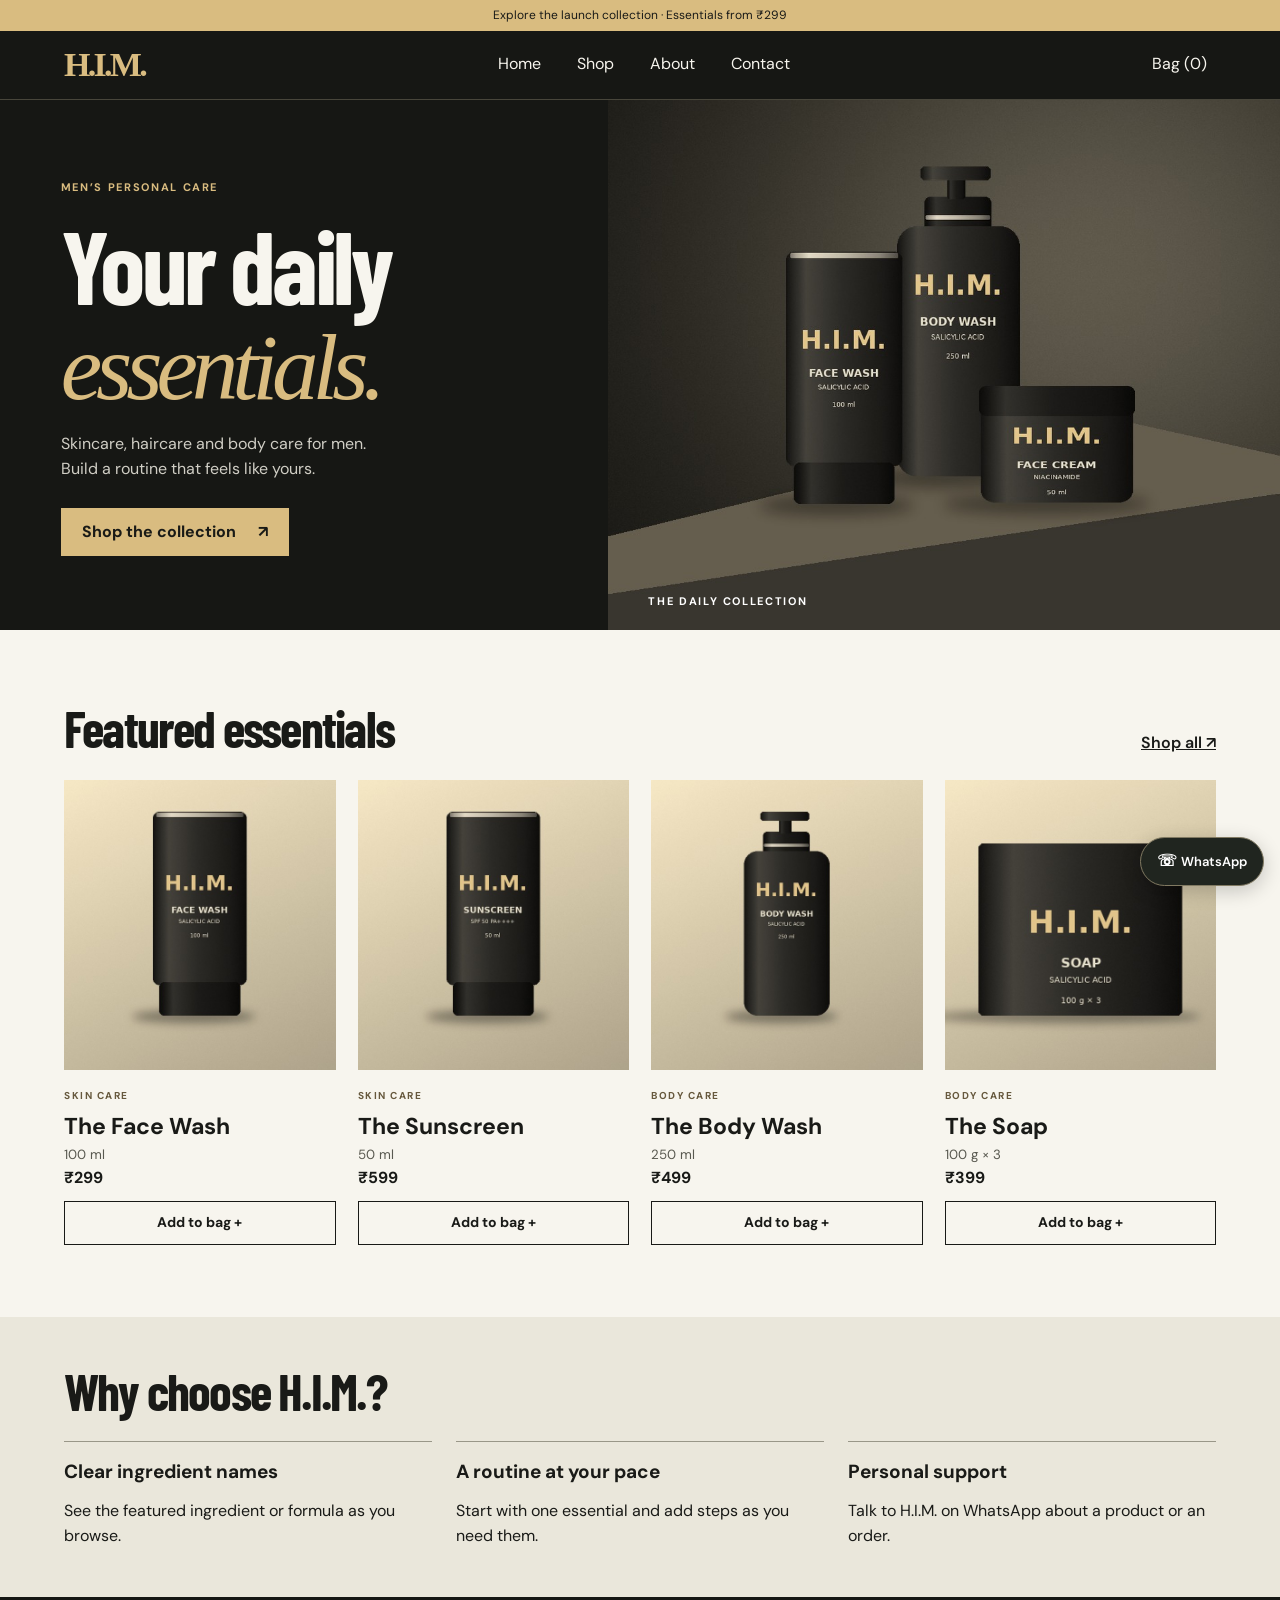
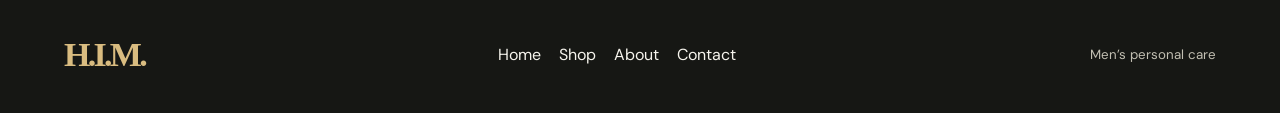
<file: index.html>
<!doctype html>
<html lang="en-IN"><head>
<meta charset="utf-8">
<meta name="viewport" content="width=device-width,initial-scale=1">
<title>Daily Essentials for Men | H.I.M.</title>
<meta name="description" content="Explore eight H.I.M. essentials for men’s skin, hair and body care, starting at ₹299.">
<meta property="og:type" content="website">
<meta property="og:title" content="Daily Essentials for Men | H.I.M.">
<meta property="og:description" content="Explore eight H.I.M. essentials for men’s skin, hair and body care, starting at ₹299.">
<meta property="og:url" content="https://himscience.store/index.html">
<meta property="og:image" content="https://himscience.store/images/collection.jpg">
<meta property="og:image:alt" content="The H.I.M. daily collection">
<link rel="stylesheet" href="css/style.css">
<script defer src="js/products.js"></script>
<script defer src="js/main.js"></script>
</head><body><a class="skip" href="#main">Skip to content</a>
<div class="announcement" id="announcement"></div>
<header>
<div class="bar wrap"><a class="brand" aria-label="H.I.M. home" href="index.html">H.I.M.</a>
<nav id="navigation" aria-label="Main navigation"><a href="index.html">Home</a><a href="shop.html">Shop</a><a href="about.html">About</a><a href="contact.html">Contact</a></nav>
<div class="tools"><a class="bag" href="cart.html">Bag (<span id="count">0</span>)</a><button id="menu" aria-controls="navigation" aria-expanded="false" aria-label="Open menu">☰</button></div></div></header>
<main id="main">
<section class="hero">
<div class="hero-copy"><span class="kicker">Men’s personal care</span>
<h1>Your daily<br><em>essentials.</em></h1>
<p>Skincare, haircare and body care for men.<br>Build a routine that feels like yours.</p><a class="button gold" href="shop.html">Shop the collection <span>↗</span></a></div>
<figure><img src="images/collection.jpg" alt="H.I.M. face wash, body wash and face cream in black and gold packaging"><figcaption>THE DAILY COLLECTION</figcaption></figure></section>
<section class="wrap section">
<div class="heading">
<h2>Featured essentials</h2><a href="shop.html">Shop all ↗</a></div>
<div class="grid" id="featured"></div></section>
<section class="why">
<div class="wrap">
<h2>Why choose H.I.M.?</h2>
<div class="three">
<article>
<h3>Clear ingredient names</h3>
<p>See the featured ingredient or formula as you browse.</p></article>
<article>
<h3>A routine at your pace</h3>
<p>Start with one essential and add steps as you need them.</p></article>
<article>
<h3>Personal support</h3>
<p>Talk to H.I.M. on WhatsApp about a product or an order.</p></article></div></div></section></main>
<footer>
<div class="wrap foot"><a class="brand" href="index.html">H.I.M.</a>
<nav aria-label="Footer navigation"><a href="index.html">Home</a><a href="shop.html">Shop</a><a href="about.html">About</a><a href="contact.html">Contact</a></nav><small>Men’s personal care</small></div></footer>
<a class="float chat" href="https://wa.me/919934545921" aria-label="Chat with H.I.M. on WhatsApp">☏ <span>WhatsApp</span></a>
<div id="notice" role="status"></div></body></html>
</file>
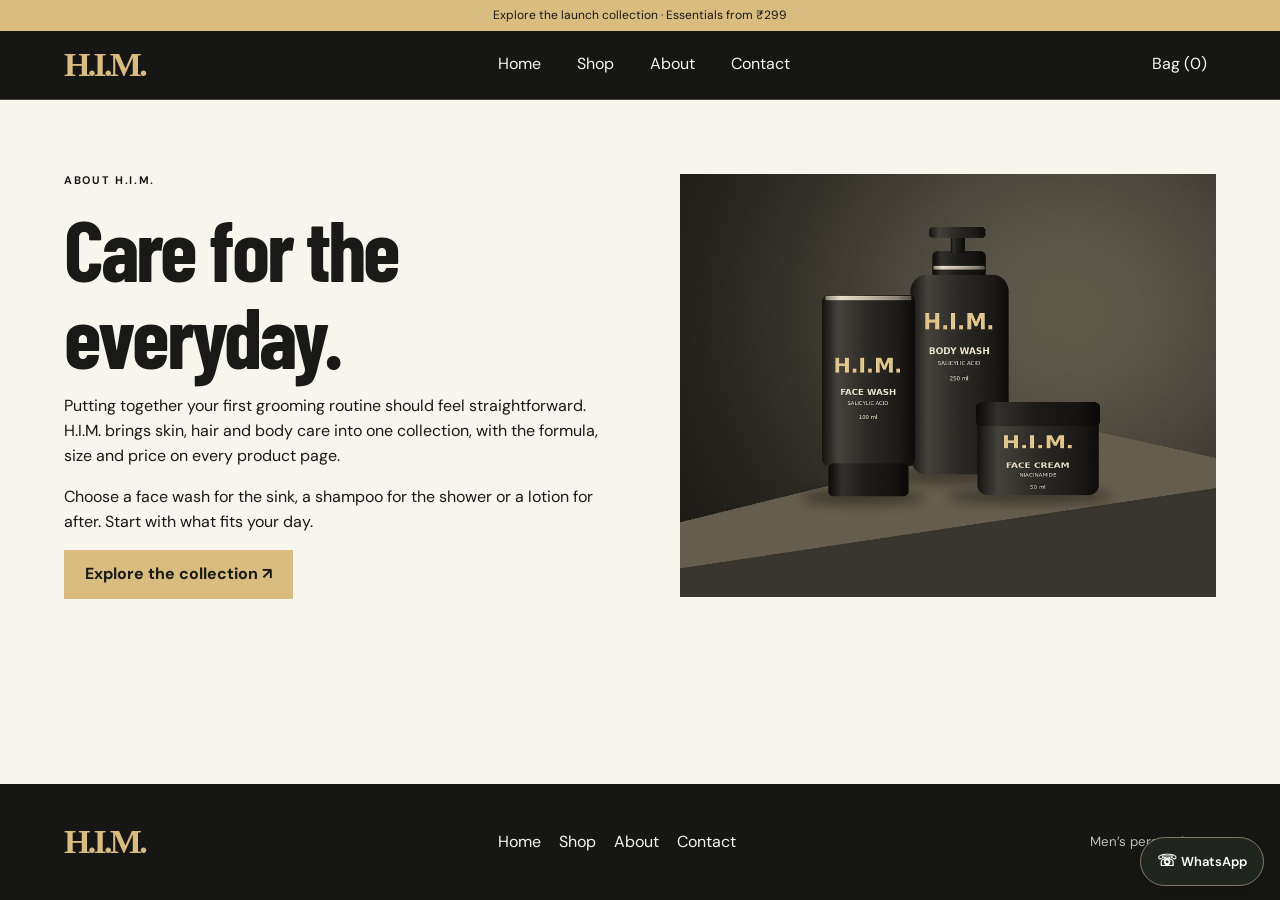
<file: about.html>
<!doctype html>
<html lang="en-IN"><head>
<meta charset="utf-8">
<meta name="viewport" content="width=device-width,initial-scale=1">
<title>About H.I.M. | H.I.M.</title>
<meta name="description" content="Learn about the H.I.M. collection of everyday personal care essentials for young men.">
<meta property="og:type" content="website">
<meta property="og:title" content="About H.I.M. | H.I.M.">
<meta property="og:description" content="Learn about the H.I.M. collection of everyday personal care essentials for young men.">
<meta property="og:url" content="https://himscience.store/about.html">
<meta property="og:image" content="https://himscience.store/images/collection.jpg">
<meta property="og:image:alt" content="The H.I.M. daily collection">
<link rel="stylesheet" href="css/style.css">
<script defer src="js/products.js"></script>
<script defer src="js/main.js"></script>
</head><body><a class="skip" href="#main">Skip to content</a>
<div class="announcement" id="announcement"></div>
<header>
<div class="bar wrap"><a class="brand" aria-label="H.I.M. home" href="index.html">H.I.M.</a>
<nav id="navigation" aria-label="Main navigation"><a href="index.html">Home</a><a href="shop.html">Shop</a><a href="about.html">About</a><a href="contact.html">Contact</a></nav>
<div class="tools"><a class="bag" href="cart.html">Bag (<span id="count">0</span>)</a><button id="menu" aria-controls="navigation" aria-expanded="false" aria-label="Open menu">☰</button></div></div></header>
<main id="main">
<section class="wrap section split">
<div><span class="kicker">About H.I.M.</span>
<h1>Care for the everyday.</h1>
<p>Putting together your first grooming routine should feel straightforward. H.I.M. brings skin, hair and body care into one collection, with the formula, size and price on every product page.</p>
<p>Choose a face wash for the sink, a shampoo for the shower or a lotion for after. Start with what fits your day.</p><a class="button gold" href="shop.html">Explore the collection ↗</a></div><img src="images/collection.jpg" alt="Three H.I.M. daily care essentials on a stone shelf"></section></main>
<footer>
<div class="wrap foot"><a class="brand" href="index.html">H.I.M.</a>
<nav aria-label="Footer navigation"><a href="index.html">Home</a><a href="shop.html">Shop</a><a href="about.html">About</a><a href="contact.html">Contact</a></nav><small>Men’s personal care</small></div></footer>
<a class="float chat" href="https://wa.me/919934545921" aria-label="Chat with H.I.M. on WhatsApp">☏ <span>WhatsApp</span></a>
<div id="notice" role="status"></div></body></html>
</file>
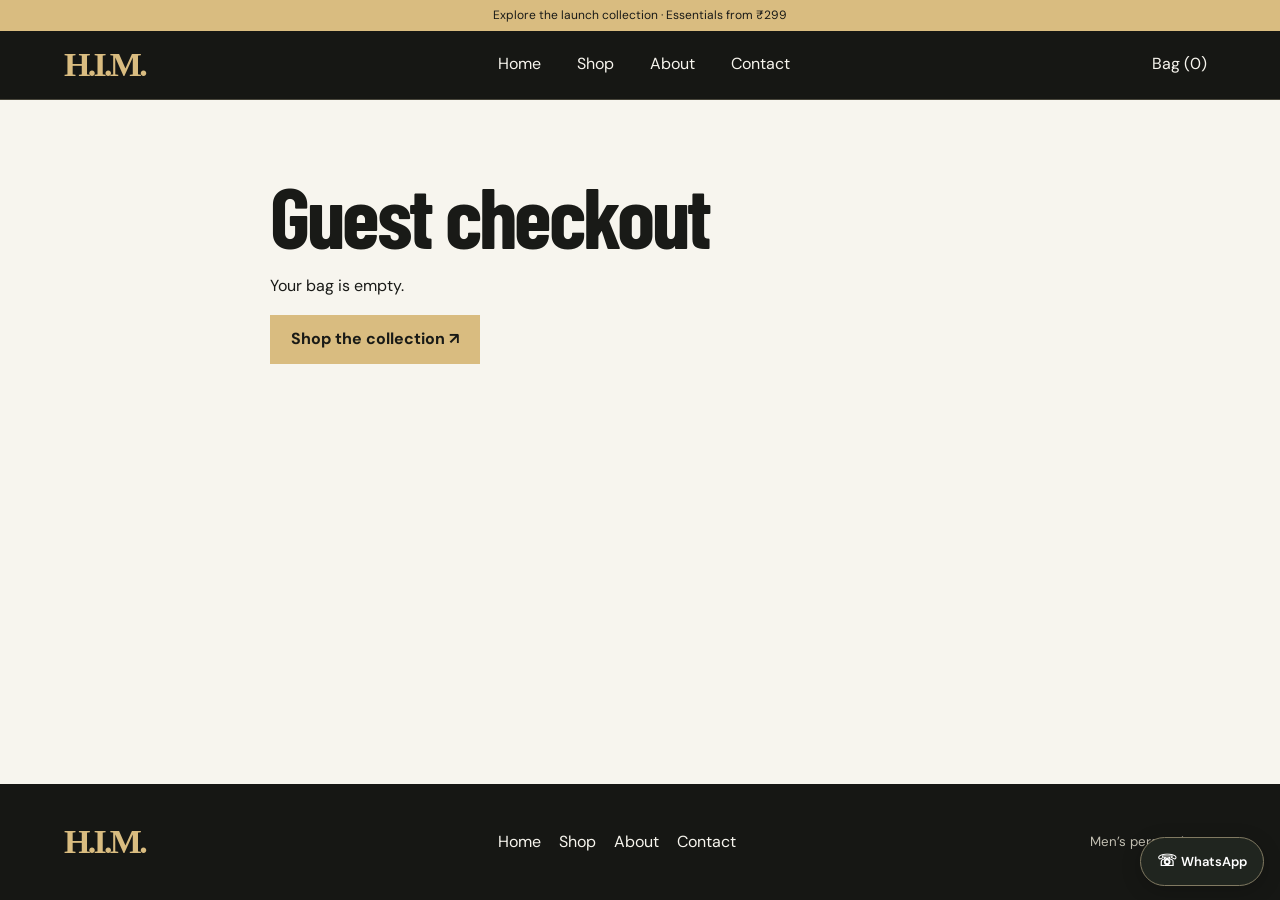
<file: checkout.html>
<!doctype html>
<html lang="en-IN"><head>
<meta charset="utf-8">
<meta name="viewport" content="width=device-width,initial-scale=1">
<title>Guest Checkout | H.I.M.</title>
<meta name="description" content="Review your H.I.M. order and send your delivery details directly to the store via WhatsApp.">
<meta property="og:type" content="website">
<meta property="og:title" content="Guest Checkout | H.I.M.">
<meta property="og:description" content="Review your H.I.M. order and send your delivery details directly to the store via WhatsApp.">
<meta property="og:url" content="https://himscience.store/checkout.html">
<meta property="og:image" content="https://himscience.store/images/collection.jpg">
<meta property="og:image:alt" content="The H.I.M. daily collection">
<link rel="stylesheet" href="css/style.css">
<script defer src="js/products.js"></script>
<script defer src="js/main.js"></script>
</head><body><a class="skip" href="#main">Skip to content</a>
<div class="announcement" id="announcement"></div>
<header>
<div class="bar wrap"><a class="brand" aria-label="H.I.M. home" href="index.html">H.I.M.</a>
<nav id="navigation" aria-label="Main navigation"><a href="index.html">Home</a><a href="shop.html">Shop</a><a href="about.html">About</a><a href="contact.html">Contact</a></nav>
<div class="tools"><a class="bag" href="cart.html">Bag (<span id="count">0</span>)</a><button id="menu" aria-controls="navigation" aria-expanded="false" aria-label="Open menu">☰</button></div></div></header>
<main id="main">
<div class="wrap section narrow">
<h1>Guest checkout</h1>
<div id="summary"></div>
<form id="order" hidden>
<h2>Delivery details</h2>
<label>Full name<input name="customer" autocomplete="name" required maxlength="80"></label>
<label>Mobile number<input name="phone" type="tel" autocomplete="tel" pattern="(?:&#92;+91[ ]?)?[6-9][0-9]{9}" placeholder="10-digit mobile number" required></label>
<label>Delivery address, including PIN code<textarea name="address" autocomplete="street-address" required maxlength="500" rows="3"></textarea></label>
<section class="panel">
<h2>Pay by UPI</h2>
<div id="upi"></div></section>
<p>WhatsApp opens with your order and delivery details. Tap Send in WhatsApp to share them with H.I.M.</p><button class="button gold">Continue to WhatsApp ↗</button></form></div></main>
<footer>
<div class="wrap foot"><a class="brand" href="index.html">H.I.M.</a>
<nav aria-label="Footer navigation"><a href="index.html">Home</a><a href="shop.html">Shop</a><a href="about.html">About</a><a href="contact.html">Contact</a></nav><small>Men’s personal care</small></div></footer>
<a class="float chat" href="https://wa.me/919934545921" aria-label="Chat with H.I.M. on WhatsApp">☏ <span>WhatsApp</span></a>
<div id="notice" role="status"></div></body></html>
</file>
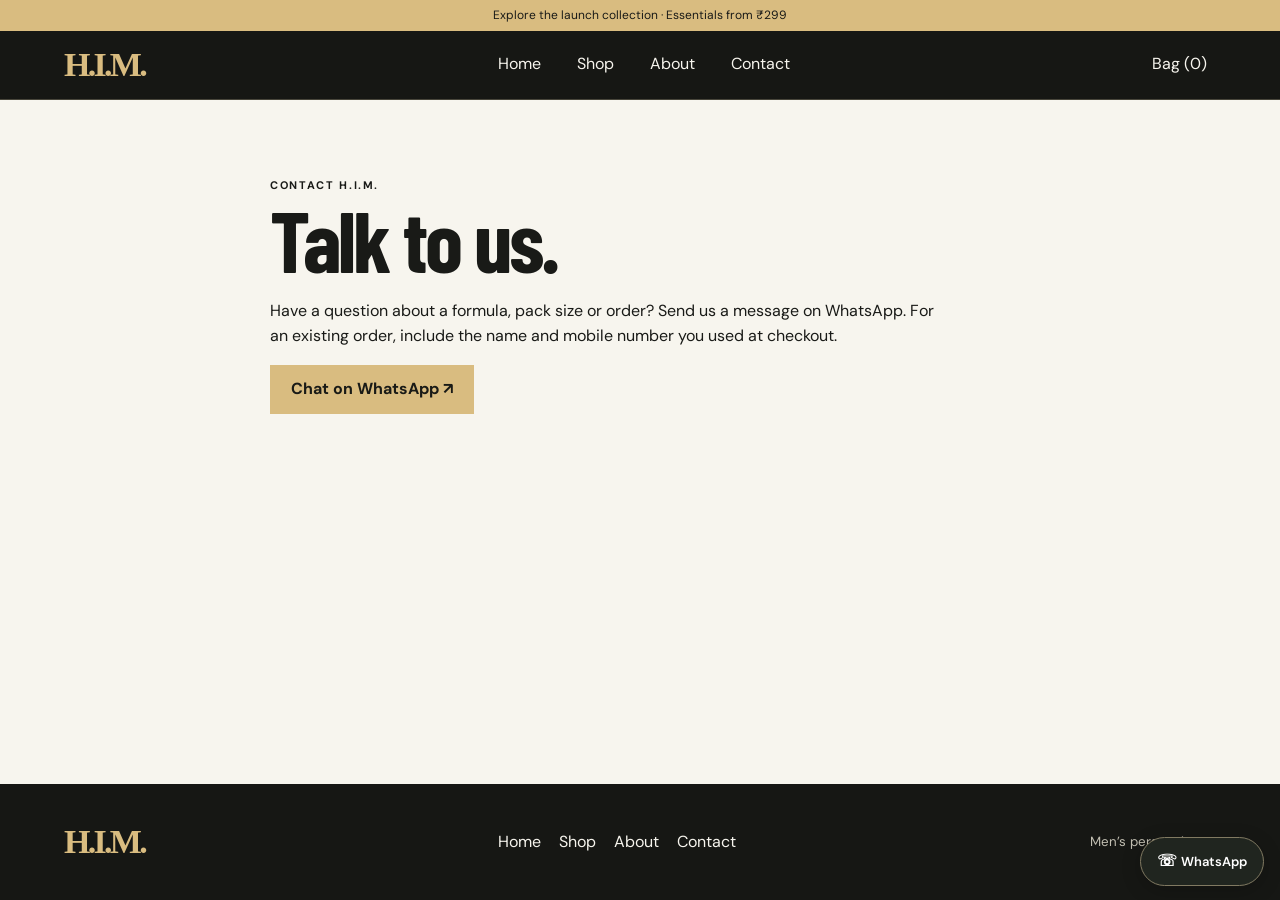
<file: contact.html>
<!doctype html>
<html lang="en-IN"><head>
<meta charset="utf-8">
<meta name="viewport" content="width=device-width,initial-scale=1">
<title>Contact H.I.M. | H.I.M.</title>
<meta name="description" content="Contact H.I.M. directly on WhatsApp for product questions and help with your order.">
<meta property="og:type" content="website">
<meta property="og:title" content="Contact H.I.M. | H.I.M.">
<meta property="og:description" content="Contact H.I.M. directly on WhatsApp for product questions and help with your order.">
<meta property="og:url" content="https://himscience.store/contact.html">
<meta property="og:image" content="https://himscience.store/images/collection.jpg">
<meta property="og:image:alt" content="The H.I.M. daily collection">
<link rel="stylesheet" href="css/style.css">
<script defer src="js/products.js"></script>
<script defer src="js/main.js"></script>
</head><body><a class="skip" href="#main">Skip to content</a>
<div class="announcement" id="announcement"></div>
<header>
<div class="bar wrap"><a class="brand" aria-label="H.I.M. home" href="index.html">H.I.M.</a>
<nav id="navigation" aria-label="Main navigation"><a href="index.html">Home</a><a href="shop.html">Shop</a><a href="about.html">About</a><a href="contact.html">Contact</a></nav>
<div class="tools"><a class="bag" href="cart.html">Bag (<span id="count">0</span>)</a><button id="menu" aria-controls="navigation" aria-expanded="false" aria-label="Open menu">☰</button></div></div></header>
<main id="main">
<div class="wrap section narrow"><span class="kicker">Contact H.I.M.</span>
<h1>Talk to us.</h1>
<p>Have a question about a formula, pack size or order? Send us a message on WhatsApp. For an existing order, include the name and mobile number you used at checkout.</p><a class="button gold chat" href="https://wa.me/919934545921">Chat on WhatsApp ↗</a></div></main>
<footer>
<div class="wrap foot"><a class="brand" href="index.html">H.I.M.</a>
<nav aria-label="Footer navigation"><a href="index.html">Home</a><a href="shop.html">Shop</a><a href="about.html">About</a><a href="contact.html">Contact</a></nav><small>Men’s personal care</small></div></footer>
<a class="float chat" href="https://wa.me/919934545921" aria-label="Chat with H.I.M. on WhatsApp">☏ <span>WhatsApp</span></a>
<div id="notice" role="status"></div></body></html>
</file>
<file: css/style.css>
@import url('https://fonts.googleapis.com/css2?family=Barlow+Condensed:wght@600;700&family=DM+Sans:wght@400;500;600;700&display=swap');

/* Foundation and accessible controls */
:root {
  --ink:#191a17;
  --night:#161714;
  --paper:#f7f5ee;
  --gold:#d9bc80;
  --line:#cfcdc1
}


* {
  box-sizing:border-box
}

body {
  margin:0;
  background:var(--paper);
  color:var(--ink);
  font:16px/1.55 'DM Sans',Arial,sans-serif
}

body {
  min-height:100vh;
  display:flex;
  flex-direction:column
}

main {
  flex:1
}

a {
  color:inherit
}

button,input,textarea {
  font:inherit
}

button,a {
  touch-action:manipulation
}

button,.button,.filters a {
  min-height:44px;
  cursor:pointer
}

a,button {
  transition:background .18s,color .18s,transform .18s
}

button {
  color:inherit
}

button:hover,.button:hover {
  filter:brightness(.93)
}

:focus-visible {
  outline:3px solid #957126;
  outline-offset:3px
}

img {
  display:block;
  max-width:100%
}

[hidden] {
  display:none!important
}

.wrap {
  width:min(1260px,90%);
  margin:auto
}

.section {
  padding-block:48px
}

.narrow {
  max-width:740px
}

.skip {
  position:absolute;
  left:-9999px
}

.skip:focus {
  left:12px;
  top:12px;
  background:white;
  z-index:10
}


h1,h2,h3,p,figure {
  margin:0
}

h1,h2 {
  font-family:'Barlow Condensed','Arial Narrow',Arial,sans-serif;
  line-height:1.01;
  letter-spacing:-.035em
}

h1 {
  font-size:clamp(48px,7vw,86px)
}

h2 {
  font-size:clamp(33px,4vw,54px)
}

h3 {
  font-size:19px;
  line-height:1.25
}

p {
  margin:16px 0;
  max-width:62ch
}

.kicker,figcaption,.category {
  font-size:11px;
  font-weight:700;
  letter-spacing:.15em;
  text-transform:uppercase
}

.button {
  display:inline-flex;
  align-items:center;
  justify-content:center;
  gap:22px;
  text-decoration:none;
  font-weight:700;
  border:1px solid var(--ink);
  padding:11px 20px;
  background:transparent
}

.gold {
  background:var(--gold);
  color:#191a16;
  border-color:var(--gold)
}


/* Navigation and mobile menu */
.announcement {
  text-align:center;
  background:var(--gold);
  color:var(--ink);
  font-size:12px;
  padding:6px
}

.bar,.tools,.heading,.foot {
  display:flex;
  align-items:center;
  justify-content:space-between;
  gap:12px
}

header,footer {
  background:var(--night);
  color:var(--paper)
}

header {
  position:relative;
  z-index:2;
  border-bottom:1px solid #48463b
}

.bar {
  min-height:68px
}

.brand {
  font:bold 34px/1 Georgia,serif;
  letter-spacing:-.08em;
  text-decoration:none;
  color:var(--gold)
}

nav a,.bag {
  display:inline-flex;
  align-items:center;
  min-height:44px;
  text-decoration:none;
  padding:0 9px
}

nav a:hover,.bag:hover {
  color:var(--gold)
}

#navigation {
  display:none;
  position:absolute;
  inset:100% 0 auto;
  background:var(--night);
  padding:10px 5%
}

#navigation.open {
  display:grid
}

#menu {
  background:transparent;
  color:var(--paper);
  border:1px solid #6b6a61;
  width:44px;
  font-size:21px
}

.foot {
  flex-wrap:wrap;
  padding:32px 0 80px
}

.foot small {
  color:#c2bfb2
}

.float {
  position:fixed;
  z-index:3;
  right:16px;
  bottom:14px;
  border:1px solid #817a62;
  background:#20251f;
  color:white;
  padding:11px 16px;
  border-radius:28px;
  text-decoration:none;
  font-weight:600;
  box-shadow:0 5px 20px #0003
}

.float span {
  font-size:13px
}

#notice:not(:empty) {
  position:fixed;
  z-index:4;
  bottom:72px;
  right:16px;
  background:var(--night);
  color:white;
  padding:12px 18px
}


/* Homepage and catalogue */
.hero {
  background:var(--night);
  color:var(--paper);
  display:grid
}

.hero-copy {
  padding:46px 8%
}

.hero .kicker {
  color:var(--gold)
}

.hero h1 {
  margin:20px 0;
  font-size:clamp(65px,8vw,126px);
  line-height:.91
}

.hero h1 em {
  font:italic .91em/.96 Georgia,serif;
  color:var(--gold);
  letter-spacing:-.065em
}

.hero p {
  color:#d0cec5
}

.hero figure {
  position:relative
}

.hero figure img {
  width:100%;
  height:100%;
  object-fit:cover
}

.hero figcaption {
  position:absolute;
  bottom:20px;
  left:6%;
  color:white
}

.hero .button {
  margin-top:10px
}

.heading {
  align-items:baseline;
  flex-wrap:wrap;
  margin-bottom:24px
}

.heading a {
  font-weight:600
}

.grid {
  display:grid;
  grid-template-columns:repeat(2,minmax(0,1fr));
  gap:28px 12px
}

.card a {
  text-decoration:none
}

.card img {
  width:100%;
  transition:transform .3s
}

.card a:hover img {
  transform:scale(1.025)
}

.photo {
  display:block;
  overflow:hidden;
  margin-bottom:12px
}

.category {
  color:#66583d;
  font-size:10px
}

.card h3 {
  margin:5px 0
}

.card small {
  display:block;
  color:#595950
}

.card button {
  width:100%;
  margin-top:10px;
  padding:7px;
  font-size:14px
}

.price {
  font-weight:700
}

.why,.panel {
  background:#eae7db
}

.why {
  padding:48px 0
}

.three,.split {
  display:grid;
  gap:24px
}

.three {
  margin-top:24px
}

.three article {
  border-top:1px solid #999788;
  padding-top:18px
}

.three p {
  margin-bottom:0
}

.filters {
  display:flex;
  gap:8px;
  flex-wrap:wrap;
  margin:24px 0
}

.filters button,.qty button {
  border:1px solid var(--line);
  background:transparent;
  padding:6px 15px
}

.filters [aria-pressed=true] {
  background:var(--ink);
  color:white
}

.split {
  align-items:center
}

.split img {
  width:100%
}

.split .kicker {
  display:block;
  margin-bottom:16px
}


/* Cart and guest checkout */
.cart-row {
  display:grid;
  grid-template-columns:68px 1fr;
  gap:14px;
  padding:18px 0;
  border-bottom:1px solid var(--line)
}

.cart-row img {
  width:68px
}

.qty {
  display:flex;
  align-items:center;
  gap:12px;
  flex-wrap:wrap
}

.qty button {
  min-width:44px
}

.remove {
  border:0;
  background:none;
  text-decoration:underline
}

.total,.summary-line {
  display:flex;
  justify-content:space-between;
  gap:15px;
  padding:12px 0
}

.total {
  font-size:22px;
  font-weight:700;
  border-top:1px solid var(--line);
  margin-top:14px
}

form,label {
  display:grid;
  gap:8px
}

form {
  gap:18px;
  margin-top:28px
}

input,textarea {
  width:100%;
  border:1px solid #97968b;
  padding:12px;
  background:#fffefa
}

.panel {
  padding:22px
}

.panel img,.qr {
  width:125px;
  margin-top:12px
}

.qr {
  display:grid;
  place-items:center;
  text-align:center;
  aspect-ratio:1;
  border:1px dashed #777;
  color:#5a584d
}

.back {
  display:inline-block;
  margin-bottom:20px
}


@media(min-width:740px) {
  #menu {
    display:none
  }
  
  #navigation {
    position:static;
    display:flex;
    padding:0;
    gap:18px
  }
  
  .hero {
    grid-template-columns:.95fr 1.05fr
  }
  
  .hero-copy {
    align-self:center;
    padding:60px 8% 60px max(10%,calc((100vw - 1260px)/2))
  }
  
  .hero figure img {
    min-height:440px
  }
  
  .grid {
    grid-template-columns:repeat(4,minmax(0,1fr));
    gap:32px 22px
  }
  
  .section {
    padding-block:72px
  }
  
  .three {
    grid-template-columns:repeat(3,1fr)
  }
  
  .split {
    grid-template-columns:1fr 1fr;
    gap:7%
  }
  
  .foot {
    padding:36px 0
  }
  
  .card h3 {
    font-size:23px
  }
  
  
}


@media(prefers-reduced-motion:reduce) {
  *,*::before,*::after {
    transition:none!important
  }
  
  
}
</file>
